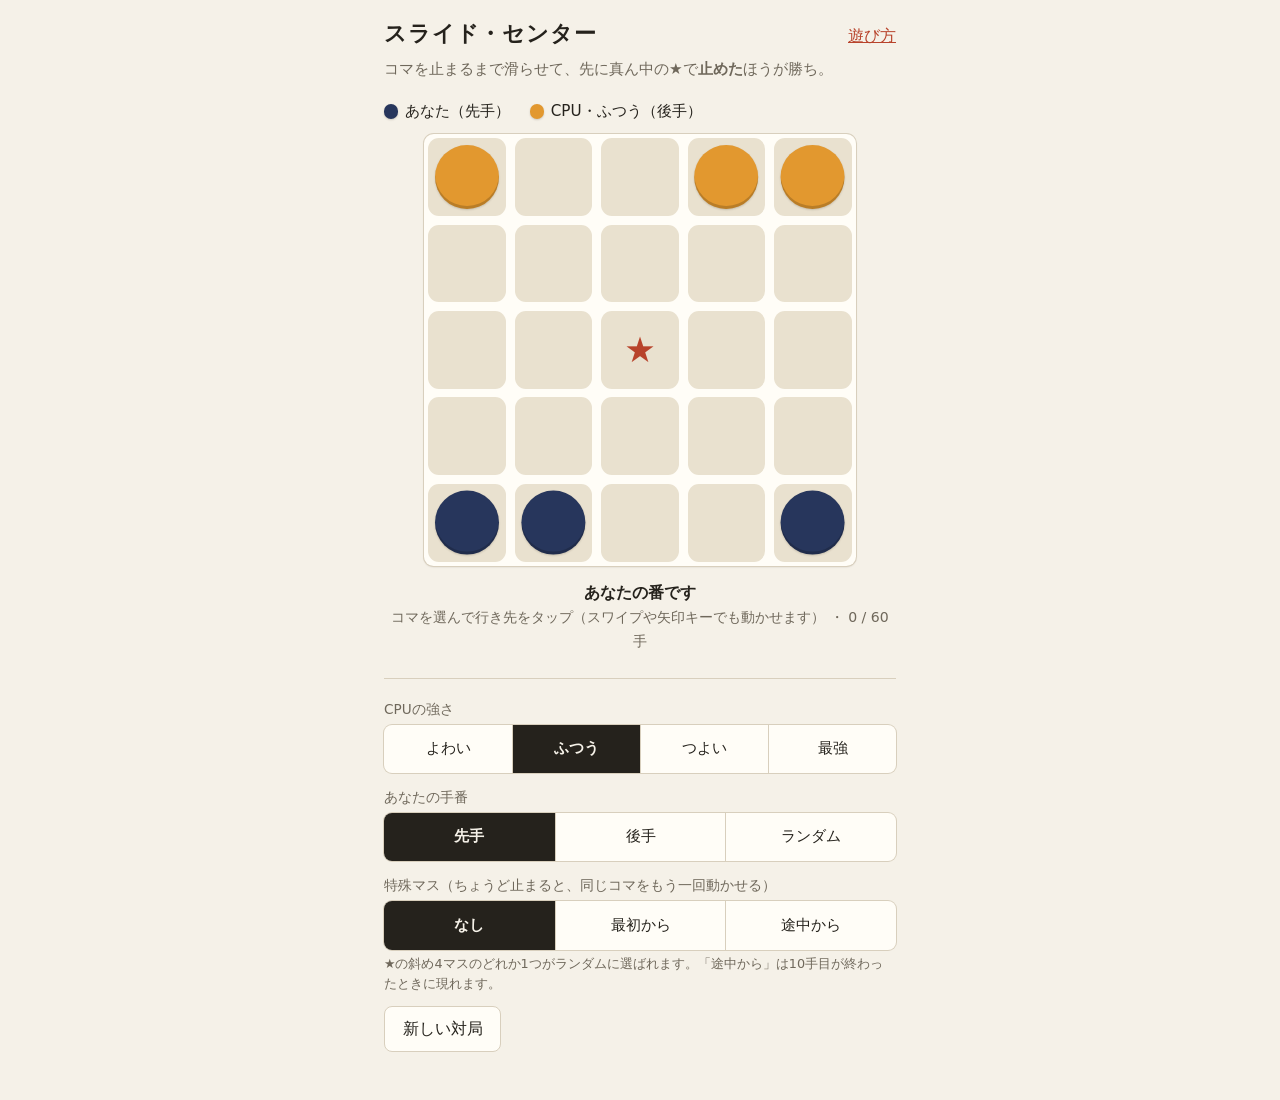
<file: index.html>
<!doctype html>
<html lang="ja">
<head>
  <meta charset="utf-8">
  <meta name="viewport" content="width=device-width, initial-scale=1">
  <title>スライド・センター</title>
  <meta name="description" content="コマを止まるまで滑らせて、先に真ん中で止めたほうが勝ち。5×5の盤で遊ぶ2人用ボードゲームのCPU対戦。">
  <meta name="robots" content="noindex">
  <meta name="theme-color" content="#f5f1e8">
  <link rel="icon" href="data:image/svg+xml,%3Csvg xmlns='http://www.w3.org/2000/svg' viewBox='0 0 100 100'%3E%3Ctext y='.9em' font-size='90'%3E%E2%98%85%3C/text%3E%3C/svg%3E">
  <link rel="stylesheet" href="style.css">
</head>
<body>
  <header class="site-header">
    <h1>スライド・センター</h1>
    <nav><a href="rules.html">遊び方</a></nav>
  </header>

  <main class="game">
    <p class="lead">コマを止まるまで滑らせて、先に真ん中の★で<strong>止めた</strong>ほうが勝ち。</p>

    <div class="players">
      <span class="player"><span class="chip" id="chip-you"></span><span id="label-you"></span></span>
      <span class="player"><span class="chip" id="chip-cpu"></span><span id="label-cpu"></span></span>
    </div>

    <div id="board" class="board"></div>

    <div class="status" aria-live="polite">
      <p id="status-main" class="status-main"></p>
      <p id="status-sub" class="status-sub"></p>
    </div>

    <div id="result" class="result" hidden>
      <p id="result-text" class="result-text"></p>
      <p id="result-detail" class="result-detail"></p>
      <button type="button" id="rematch" class="button primary">もう一度（先手・後手を交代）</button>
    </div>

    <form class="settings" id="settings">
      <fieldset>
        <legend>CPUの強さ</legend>
        <div class="segmented" id="level-options"></div>
      </fieldset>
      <fieldset>
        <legend>あなたの手番</legend>
        <div class="segmented">
          <label><input type="radio" name="side" value="first"><span>先手</span></label>
          <label><input type="radio" name="side" value="second"><span>後手</span></label>
          <label><input type="radio" name="side" value="random"><span>ランダム</span></label>
        </div>
      </fieldset>
      <fieldset>
        <legend>特殊マス（ちょうど止まると、同じコマをもう一回動かせる）</legend>
        <div class="segmented">
          <label><input type="radio" name="bonus" value="off"><span>なし</span></label>
          <label><input type="radio" name="bonus" value="start"><span>最初から</span></label>
          <label><input type="radio" name="bonus" value="mid"><span>途中から</span></label>
        </div>
        <p class="hint">★の斜め4マスのどれか1つがランダムに選ばれます。「途中から」は10手目が終わったときに現れます。</p>
      </fieldset>
      <button type="button" id="new-game" class="button">新しい対局</button>
    </form>
  </main>

  <script type="module" src="js/main.js"></script>
</body>
</html>
</file>
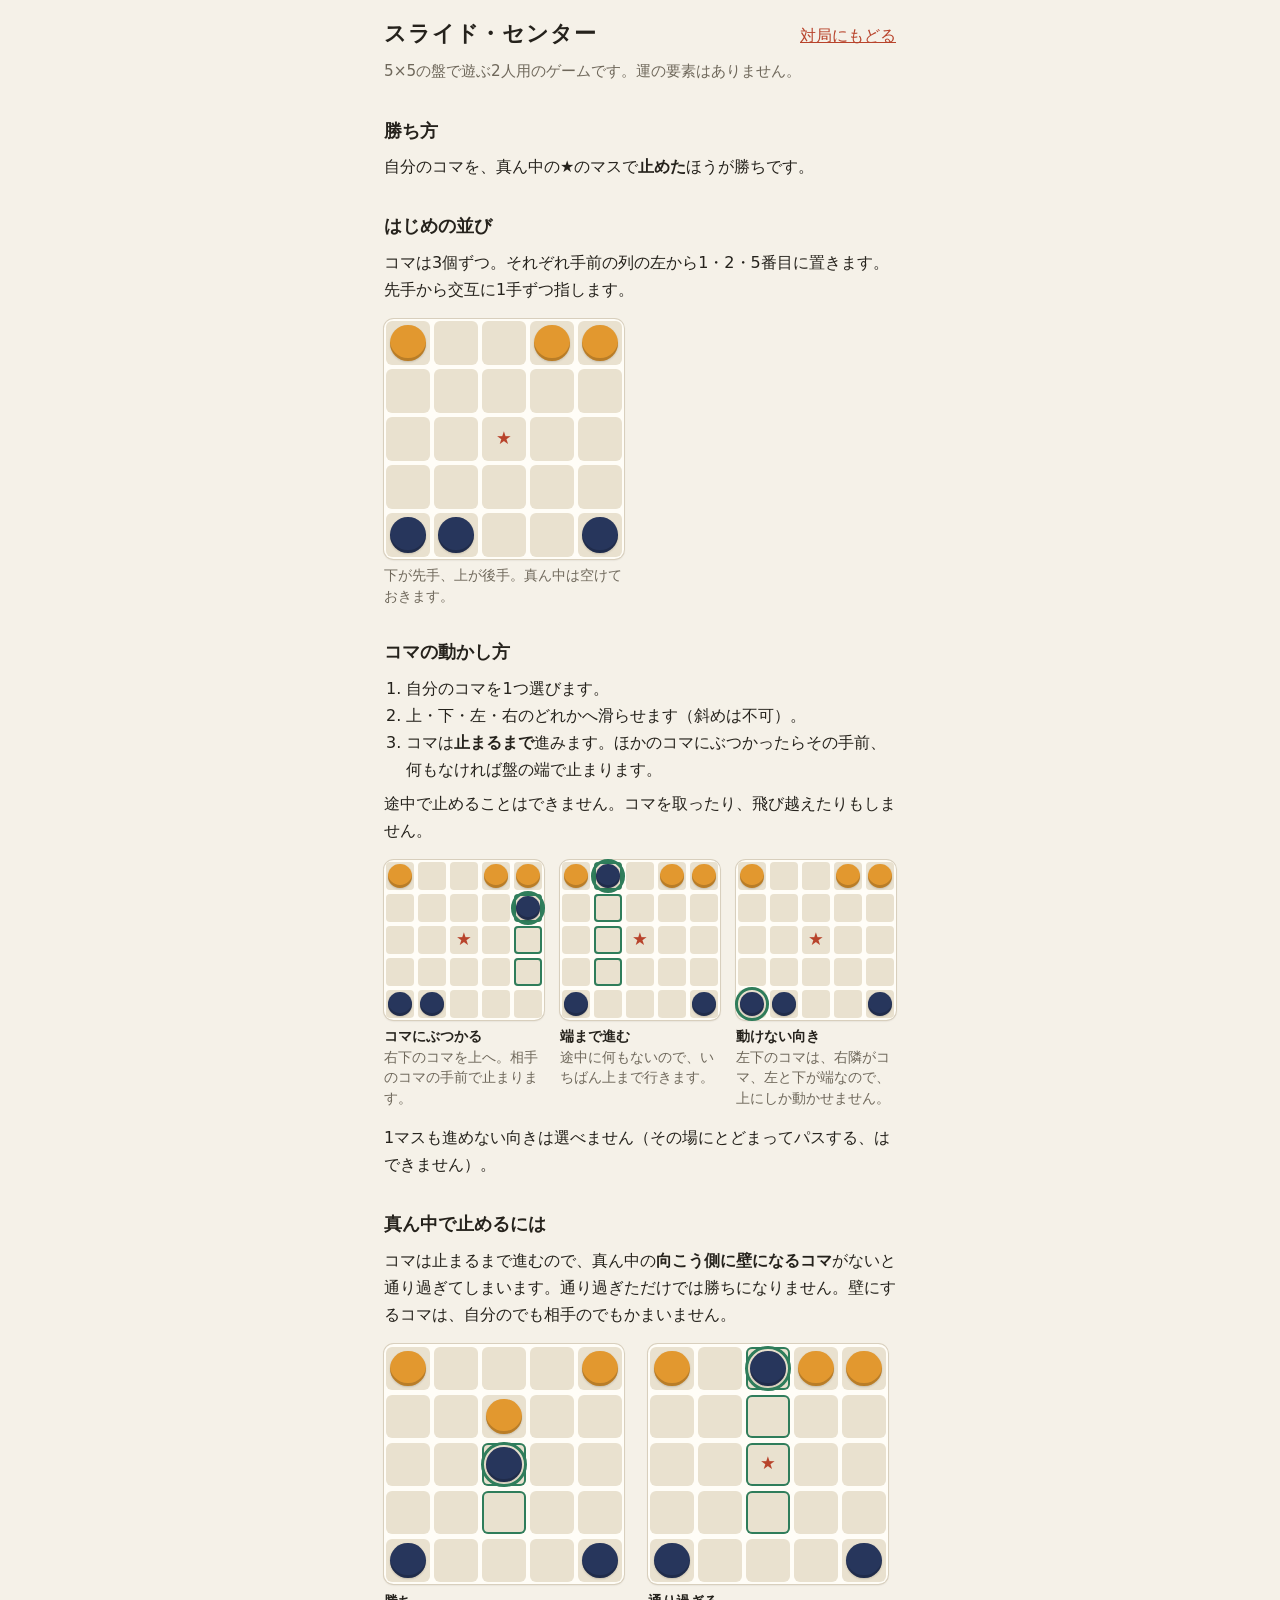
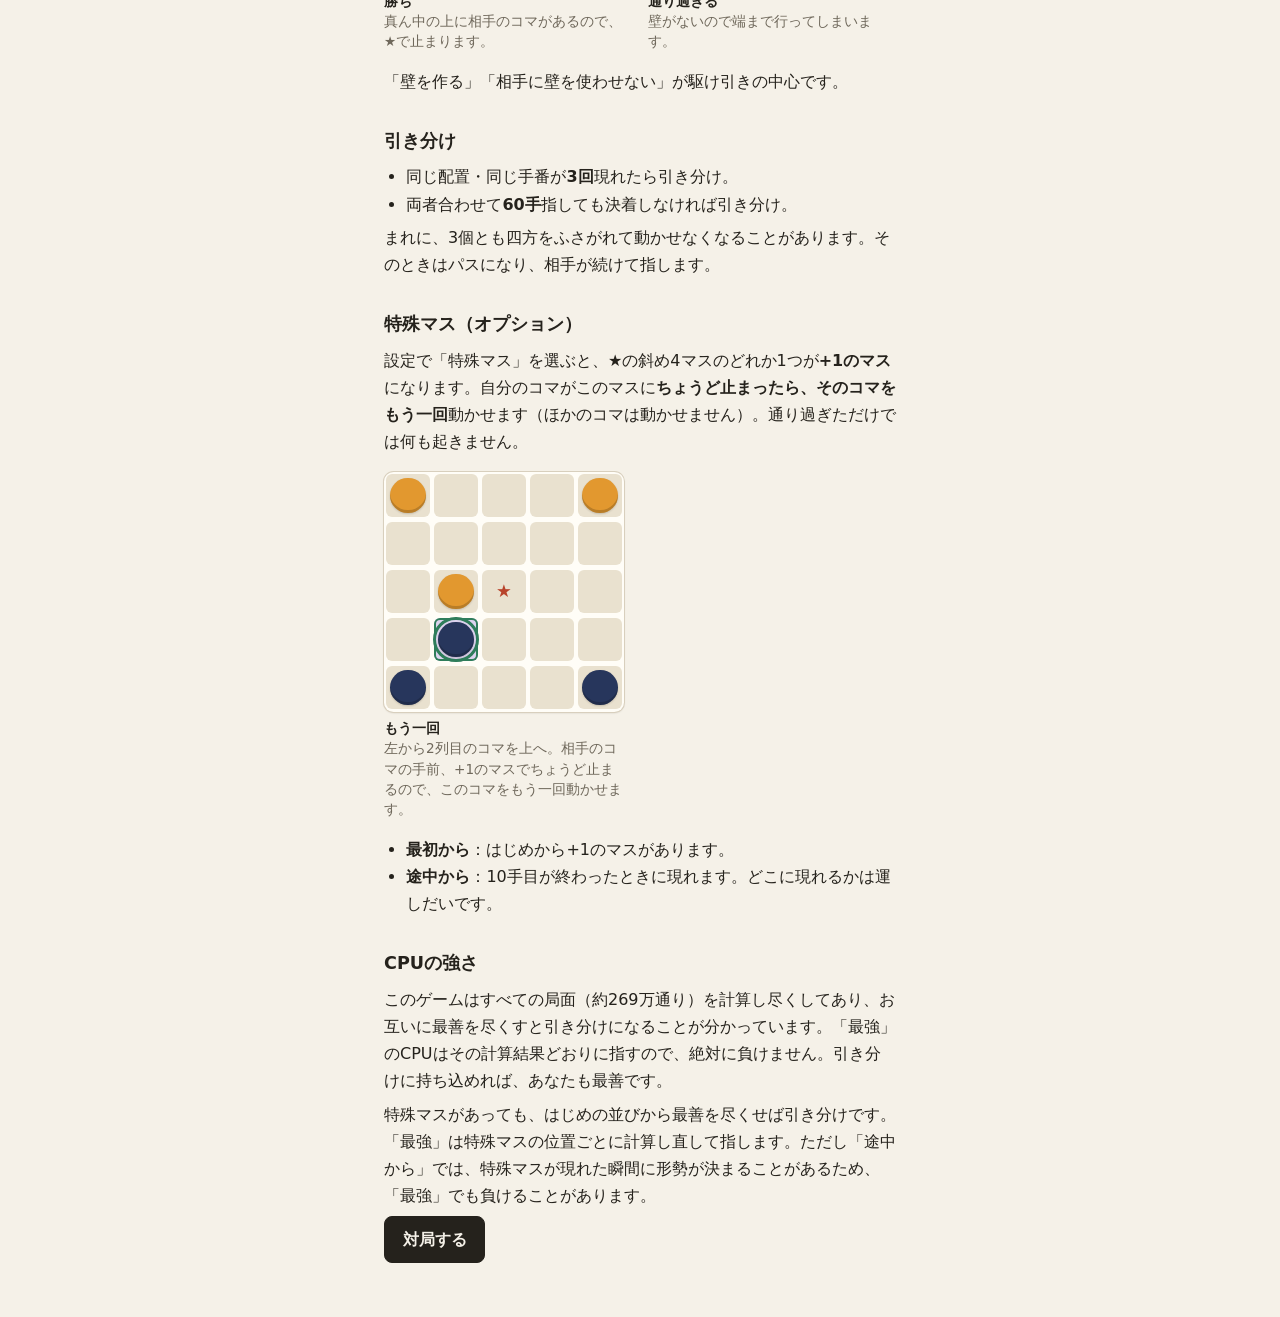
<file: rules.html>
<!doctype html>
<html lang="ja">
<head>
  <meta charset="utf-8">
  <meta name="viewport" content="width=device-width, initial-scale=1">
  <title>遊び方 | スライド・センター</title>
  <meta name="description" content="スライド・センターの遊び方。コマの動かし方、勝ち方、引き分けの決まり。">
  <meta name="robots" content="noindex">
  <meta name="theme-color" content="#f5f1e8">
  <link rel="icon" href="data:image/svg+xml,%3Csvg xmlns='http://www.w3.org/2000/svg' viewBox='0 0 100 100'%3E%3Ctext y='.9em' font-size='90'%3E%E2%98%85%3C/text%3E%3C/svg%3E">
  <link rel="stylesheet" href="style.css">
</head>
<body>
  <header class="site-header">
    <h1><a href="index.html">スライド・センター</a></h1>
    <nav><a href="index.html">対局にもどる</a></nav>
  </header>

  <main class="doc">
    <p class="lead">5×5の盤で遊ぶ2人用のゲームです。運の要素はありません。</p>

    <h2>勝ち方</h2>
    <p>自分のコマを、真ん中の★のマスで<strong>止めた</strong>ほうが勝ちです。</p>

    <h2>はじめの並び</h2>
    <p>コマは3個ずつ。それぞれ手前の列の左から1・2・5番目に置きます。先手から交互に1手ずつ指します。</p>
    <div class="examples">
      <figure>
        <div class="board" data-first="20,21,24" data-second="0,3,4"></div>
        <figcaption>下が先手、上が後手。真ん中は空けておきます。</figcaption>
      </figure>
    </div>

    <h2>コマの動かし方</h2>
    <ol>
      <li>自分のコマを1つ選びます。</li>
      <li>上・下・左・右のどれかへ滑らせます（斜めは不可）。</li>
      <li>コマは<strong>止まるまで</strong>進みます。ほかのコマにぶつかったらその手前、何もなければ盤の端で止まります。</li>
    </ol>
    <p>途中で止めることはできません。コマを取ったり、飛び越えたりもしません。</p>
    <div class="examples">
      <figure>
        <div class="board" data-first="20,21,24" data-second="0,3,4" data-move="24>9"></div>
        <figcaption><strong>コマにぶつかる</strong><br>右下のコマを上へ。相手のコマの手前で止まります。</figcaption>
      </figure>
      <figure>
        <div class="board" data-first="20,21,24" data-second="0,3,4" data-move="21>1"></div>
        <figcaption><strong>端まで進む</strong><br>途中に何もないので、いちばん上まで行きます。</figcaption>
      </figure>
      <figure>
        <div class="board" data-first="20,21,24" data-second="0,3,4" data-mark="20"></div>
        <figcaption><strong>動けない向き</strong><br>左下のコマは、右隣がコマ、左と下が端なので、上にしか動かせません。</figcaption>
      </figure>
    </div>
    <p>1マスも進めない向きは選べません（その場にとどまってパスする、はできません）。</p>

    <h2>真ん中で止めるには</h2>
    <p>コマは止まるまで進むので、真ん中の<strong>向こう側に壁になるコマ</strong>がないと通り過ぎてしまいます。通り過ぎただけでは勝ちになりません。壁にするコマは、自分のでも相手のでもかまいません。</p>
    <div class="examples">
      <figure>
        <div class="board" data-first="20,22,24" data-second="0,4,7" data-move="22>12"></div>
        <figcaption><strong>勝ち</strong><br>真ん中の上に相手のコマがあるので、★で止まります。</figcaption>
      </figure>
      <figure>
        <div class="board" data-first="20,22,24" data-second="0,3,4" data-move="22>2"></div>
        <figcaption><strong>通り過ぎる</strong><br>壁がないので端まで行ってしまいます。</figcaption>
      </figure>
    </div>
    <p>「壁を作る」「相手に壁を使わせない」が駆け引きの中心です。</p>

    <h2>引き分け</h2>
    <ul>
      <li>同じ配置・同じ手番が<strong>3回</strong>現れたら引き分け。</li>
      <li>両者合わせて<strong>60手</strong>指しても決着しなければ引き分け。</li>
    </ul>
    <p>まれに、3個とも四方をふさがれて動かせなくなることがあります。そのときはパスになり、相手が続けて指します。</p>

    <h2>特殊マス（オプション）</h2>
    <p>設定で「特殊マス」を選ぶと、★の斜め4マスのどれか1つが<strong>+1のマス</strong>になります。自分のコマがこのマスに<strong>ちょうど止まったら、そのコマをもう一回</strong>動かせます（ほかのコマは動かせません）。通り過ぎただけでは何も起きません。</p>
    <div class="examples">
      <figure>
        <div class="board" data-first="20,21,24" data-second="0,4,11" data-bonus="16" data-move="21>16"></div>
        <figcaption><strong>もう一回</strong><br>左から2列目のコマを上へ。相手のコマの手前、+1のマスでちょうど止まるので、このコマをもう一回動かせます。</figcaption>
      </figure>
    </div>
    <ul>
      <li><strong>最初から</strong>：はじめから+1のマスがあります。</li>
      <li><strong>途中から</strong>：10手目が終わったときに現れます。どこに現れるかは運しだいです。</li>
    </ul>

    <h2>CPUの強さ</h2>
    <p>このゲームはすべての局面（約269万通り）を計算し尽くしてあり、お互いに最善を尽くすと引き分けになることが分かっています。「最強」のCPUはその計算結果どおりに指すので、絶対に負けません。引き分けに持ち込めれば、あなたも最善です。</p>
    <p>特殊マスがあっても、はじめの並びから最善を尽くせば引き分けです。「最強」は特殊マスの位置ごとに計算し直して指します。ただし「途中から」では、特殊マスが現れた瞬間に形勢が決まることがあるため、「最強」でも負けることがあります。</p>

    <p class="play-link"><a class="button primary" href="index.html">対局する</a></p>
  </main>

  <script type="module" src="js/diagram.js"></script>
</body>
</html>
</file>
<file: style.css>
:root {
  --bg: #f5f1e8;
  --surface: #fffdf7;
  --ink: #25221c;
  --muted: #6f685b;
  --line: #d8cfbd;
  --cell: #e9e1cf;
  --accent: #b8432b;
  --first: #27365c;
  --second: #e2982f;
  --target: #2f7d5b;
  --bonus: #6a4fb3;
  --bonus-bg: #ddd3ef;
  --shadow: 0 1px 2px rgb(40 30 10 / 0.18);
  color-scheme: light dark;
}

@media (prefers-color-scheme: dark) {
  :root {
    --bg: #17181b;
    --surface: #202227;
    --ink: #eceae4;
    --muted: #a3a097;
    --line: #3a3d45;
    --cell: #2b2e35;
    --accent: #ef7d63;
    --first: #7d9bea;
    --second: #f2b552;
    --target: #5fc496;
    --bonus: #c3b0ff;
    --bonus-bg: #3d3654;
    --shadow: 0 1px 2px rgb(0 0 0 / 0.5);
  }
}

* {
  box-sizing: border-box;
}

body {
  margin: 0;
  background: var(--bg);
  color: var(--ink);
  font-family: "Hiragino Sans", "Yu Gothic UI", "Yu Gothic", Meiryo, system-ui, sans-serif;
  line-height: 1.7;
  -webkit-text-size-adjust: 100%;
  touch-action: manipulation; /* ダブルタップでの拡大を防ぐ */
  -webkit-tap-highlight-color: transparent;
}

a {
  color: var(--accent);
}

.site-header {
  display: flex;
  align-items: baseline;
  justify-content: space-between;
  gap: 1rem;
  max-width: 34rem;
  margin: 0 auto;
  padding: 1rem 1rem 0;
}

.site-header h1 {
  margin: 0;
  font-size: 1.35rem;
  letter-spacing: 0.04em;
}

.site-header h1 a {
  color: inherit;
  text-decoration: none;
}

main {
  max-width: 34rem;
  margin: 0 auto;
  padding: 0 1rem 3rem;
}

.lead {
  margin: 0.25rem 0 1rem;
  color: var(--muted);
  font-size: 0.95rem;
}

/* ---- 対局者 ---- */

.players {
  display: flex;
  flex-wrap: wrap;
  gap: 0.25rem 1.25rem;
  margin-bottom: 0.6rem;
  font-size: 0.95rem;
}

.player {
  display: inline-flex;
  align-items: center;
  gap: 0.4rem;
}

.chip {
  width: 0.95em;
  height: 0.95em;
  border-radius: 50%;
  box-shadow: var(--shadow);
}

.chip.first,
.piece.first::before {
  background: var(--first);
}

.chip.second,
.piece.second::before {
  background: var(--second);
}

/* ---- 盤 ---- */

.board {
  position: relative;
  display: grid;
  grid-template-columns: repeat(5, minmax(0, 1fr));
  grid-template-rows: repeat(5, minmax(0, 1fr));
  width: min(100%, 27rem, 62vh); /* svh 非対応ブラウザ向け */
  width: min(100%, 27rem, 62svh);
  aspect-ratio: 1;
  margin: 0 auto;
  padding: 0;
  border-radius: 0.6rem;
  background: var(--surface);
  box-shadow: 0 0 0 1px var(--line), var(--shadow);
  /* 空きマスではページのスクロールを許し、コマの上だけスワイプ操作に使う */
  touch-action: manipulation;
  user-select: none;
  -webkit-user-select: none;
  -webkit-touch-callout: none; /* 長押しメニューを出さない */
  -webkit-tap-highlight-color: transparent;
}

.cell {
  position: relative;
  display: grid;
  place-items: center;
}

.cell::before {
  content: "";
  position: absolute;
  inset: 5%;
  border-radius: 14%;
  background: var(--cell);
}

.cell.center::after {
  content: "★";
  position: relative;
  color: var(--accent);
  font-size: clamp(1.2rem, 7vw, 2.2rem);
  line-height: 1;
}

.cell.last-from::before {
  box-shadow: inset 0 0 0 2px var(--line);
  background: transparent;
}

/* 特殊マス：ちょうど止まると、もう一回動かせる */
.cell.bonus::before {
  background: var(--bonus-bg);
}

.cell.bonus::after {
  content: "+1";
  position: relative;
  color: var(--bonus);
  font-size: clamp(0.85rem, 4.5vw, 1.35rem);
  font-weight: 700;
  line-height: 1;
}

.cell.bonus.appear::before {
  animation: bonus-appear 900ms ease-out 2;
}

@keyframes bonus-appear {
  0% {
    box-shadow: inset 0 0 0 0 var(--bonus);
  }
  40% {
    box-shadow: inset 0 0 0 5px var(--bonus);
  }
  100% {
    box-shadow: inset 0 0 0 0 var(--bonus);
  }
}

.cell.target {
  cursor: pointer;
}

.cell.target::before {
  box-shadow: inset 0 0 0 3px var(--target);
}

.cell.target:not(.center):not(.bonus)::after {
  content: "";
  position: relative;
  width: 22%;
  height: 22%;
  border-radius: 50%;
  background: var(--target);
}

.piece {
  position: absolute;
  top: 0;
  left: 0;
  width: 20%;
  height: 20%;
  padding: 0;
  border: 0;
  background: none;
  transition: transform 200ms cubic-bezier(0.3, 0.7, 0.3, 1);
  touch-action: none;
  -webkit-tap-highlight-color: transparent;
}

.piece::before {
  content: "";
  position: absolute;
  inset: 13%;
  border-radius: 50%;
  box-shadow: inset 0 -3px 0 rgb(0 0 0 / 0.18), var(--shadow);
}

.piece.movable {
  cursor: pointer;
}

.piece.selected::before {
  outline: 3px solid var(--target);
  outline-offset: 2px;
}

.piece:focus-visible {
  outline: none;
}

.piece:focus-visible::before {
  outline: 3px solid var(--ink);
  outline-offset: 2px;
}

.piece.winner::before {
  outline: 4px solid var(--accent);
  outline-offset: 2px;
}

/* ---- 状況表示 ---- */

.status {
  min-height: 3.6rem;
  margin: 0.8rem 0 0;
  text-align: center;
}

.status p {
  margin: 0;
}

.status-main {
  font-weight: 700;
}

.status-sub {
  color: var(--muted);
  font-size: 0.88rem;
}

.result {
  margin: 0.5rem 0 0;
  padding: 1rem;
  border-radius: 0.6rem;
  background: var(--surface);
  box-shadow: 0 0 0 1px var(--line);
  text-align: center;
}

.result p {
  margin: 0;
}

.result-text {
  font-size: 1.4rem;
  font-weight: 700;
}

.result-detail {
  color: var(--muted);
  font-size: 0.9rem;
}

.result .button {
  margin-top: 0.8rem;
}

/* ---- 設定 ---- */

.settings {
  display: grid;
  gap: 0.8rem;
  margin-top: 1.5rem;
  padding-top: 1.2rem;
  border-top: 1px solid var(--line);
}

fieldset {
  min-width: 0;
  margin: 0;
  padding: 0;
  border: 0;
}

legend {
  padding: 0;
  margin-bottom: 0.25rem;
  color: var(--muted);
  font-size: 0.85rem;
}

.segmented {
  display: flex;
  border-radius: 0.5rem;
  background: var(--surface);
  box-shadow: 0 0 0 1px var(--line);
  overflow: hidden;
}

.segmented label {
  flex: 1;
  position: relative;
  text-align: center;
  cursor: pointer;
}

.segmented input {
  position: absolute;
  opacity: 0;
  inset: 0;
  margin: 0;
  cursor: pointer;
}

.segmented span {
  display: block;
  padding: 0.7rem 0.25rem; /* 指で押しやすい高さ */
  font-size: 0.95rem;
}

.segmented label + label span {
  border-left: 1px solid var(--line);
}

.segmented input:checked + span {
  background: var(--ink);
  color: var(--bg);
  font-weight: 700;
}

.segmented input:focus-visible + span {
  outline: 3px solid var(--target);
  outline-offset: -3px;
}

.button {
  justify-self: start;
  min-height: 2.75rem;
  padding: 0.55rem 1.1rem;
  border: 1px solid var(--line);
  border-radius: 0.5rem;
  background: var(--surface);
  color: var(--ink);
  font: inherit;
  cursor: pointer;
}

.button.primary {
  border-color: var(--ink);
  background: var(--ink);
  color: var(--bg);
  font-weight: 700;
}

.button:focus-visible {
  outline: 3px solid var(--target);
  outline-offset: 2px;
}

/* ---- 遊び方ページ ---- */

.doc h2 {
  margin: 2rem 0 0.4rem;
  font-size: 1.1rem;
}

.doc p,
.doc ul,
.doc ol {
  margin: 0.4rem 0;
}

.doc ul,
.doc ol {
  padding-left: 1.4rem;
}

.examples {
  display: grid;
  grid-template-columns: repeat(auto-fit, minmax(9.5rem, 1fr));
  gap: 1rem;
  margin: 1rem 0;
}

figure {
  max-width: 15rem;
  margin: 0;
}

figure .board {
  width: 100%;
}

figure .piece {
  touch-action: auto;
}

figure .cell.center::after {
  font-size: 1.1rem;
}

figcaption {
  margin-top: 0.4rem;
  color: var(--muted);
  font-size: 0.85rem;
  line-height: 1.5;
}

figcaption strong {
  color: var(--ink);
}

.cell.path::before {
  box-shadow: inset 0 0 0 2px var(--target);
}

.piece.marked::before {
  outline: 3px solid var(--target);
  outline-offset: 2px;
}

.play-link {
  margin-top: 2rem;
}

.play-link .button {
  display: inline-block;
  text-decoration: none;
}

.hint {
  margin: 0.3rem 0 0;
  color: var(--muted);
  font-size: 0.8rem;
  line-height: 1.5;
}

figure .cell.bonus::after {
  font-size: 0.7rem;
}

@media (prefers-reduced-motion: reduce) {
  .piece {
    transition: none !important;
  }

  .cell.bonus.appear::before {
    animation: none;
  }
}
</file>
